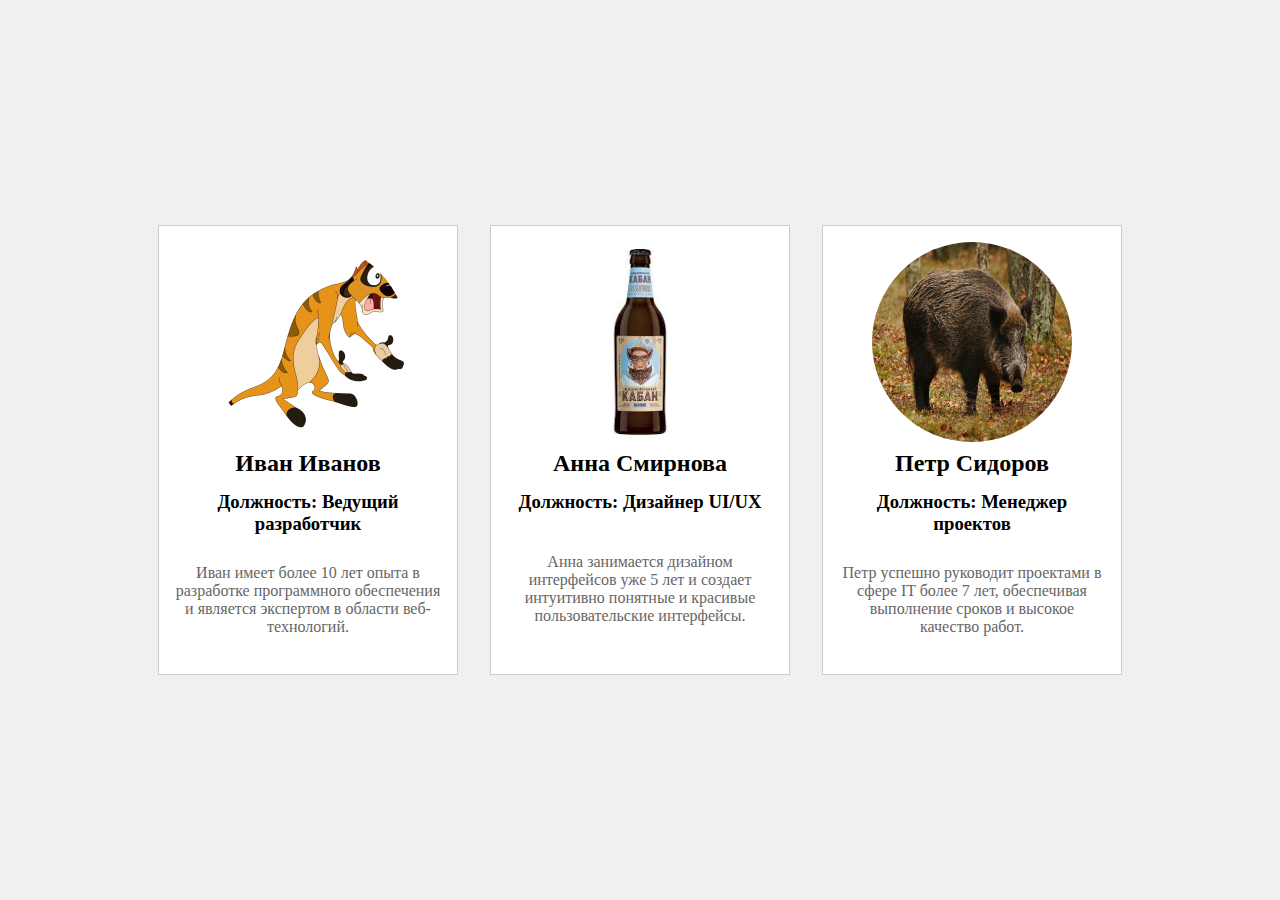
<file: index.html>
<!DOCTYPE html>
<html lang="en">
<head>
    <meta charset="UTF-8">
    <meta name="viewport" content="width=device-width, initial-scale=1.0">
    <title>Document</title>
    <link rel="stylesheet" href="./2342.css">
</head>
<body>

    <div>
        <img src="./1416160054_452602345.png" alt="">
<h2>Иван Иванов</h2>
<h3>Должность: Ведущий разработчик</h3>
<p>Иван имеет более 10 лет опыта в разработке программного обеспечения и является экспертом в области веб-технологий.</p>
    </div>

    <div>
        <img src="./images.jpeg" alt="">
        <h2>Анна Смирнова</h2>
        <h3>Должность: Дизайнер UI/UX</h3>
        <p>Анна занимается дизайном интерфейсов уже 5 лет и создает интуитивно понятные и красивые пользовательские интерфейсы.
        </p>
    </div>

<div>
    <img src="./f6322b0cf78a51ff34f4290237ddae1d.bdf7af88.jpg" alt="">
    <h2>Петр Сидоров</h2>
    <h3>Должность: Менеджер проектов</h3>
    <p>Петр успешно руководит проектами в сфере IT более 7 лет, обеспечивая выполнение сроков и высокое качество работ.</p>

</div>

</body>
</html>
</file>
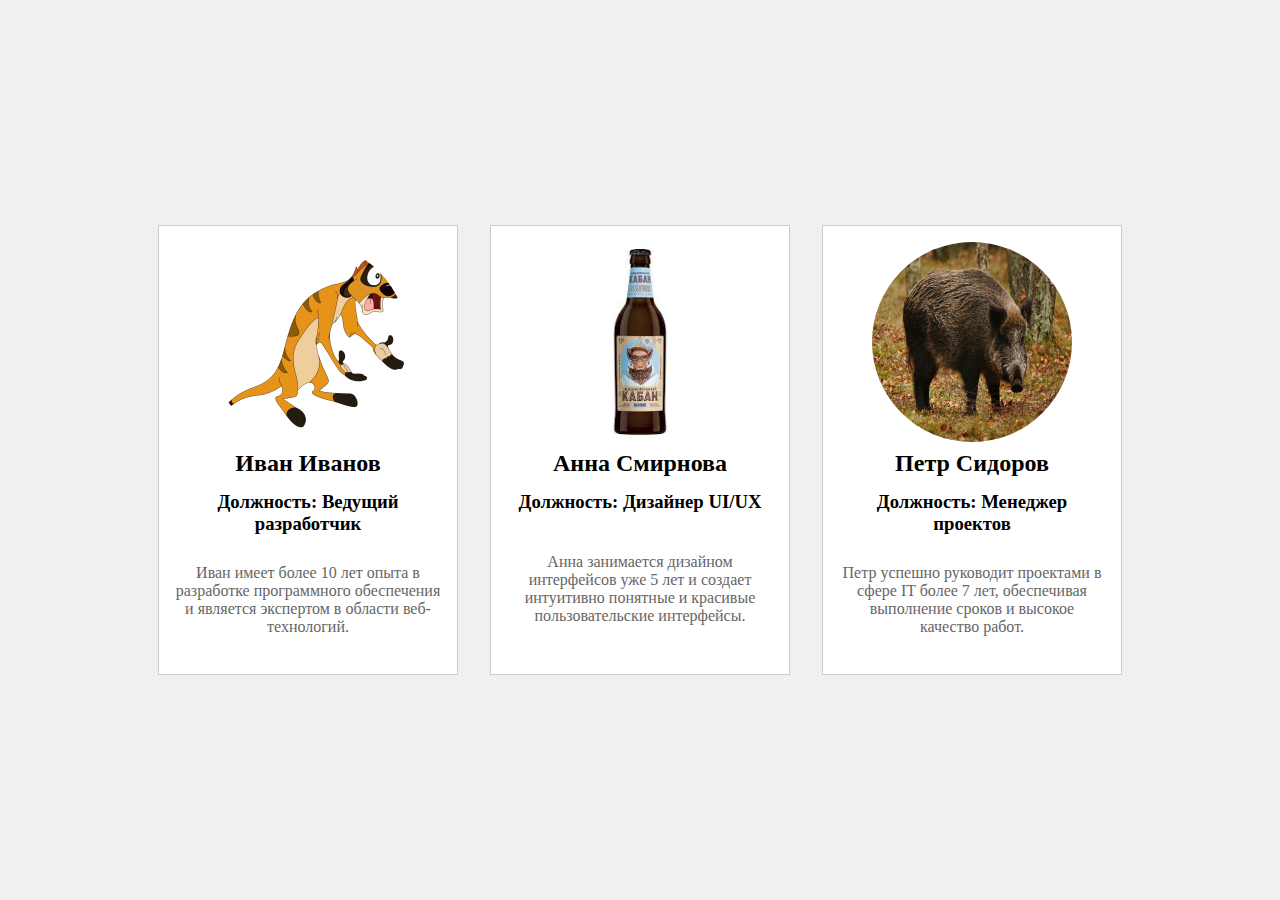
<file: jest.html>
<!DOCTYPE html>
<html lang="en">
<head>
    <meta charset="UTF-8">
    <meta name="viewport" content="width=device-width, initial-scale=1.0">
    <title>Document</title>
    <link rel="stylesheet" href="./2342.css">
</head>
<body>

    <div>
        <img src="./1416160054_452602345.png" alt="">
<h2>Иван Иванов</h2>
<h3>Должность: Ведущий разработчик</h3>
<p>Иван имеет более 10 лет опыта в разработке программного обеспечения и является экспертом в области веб-технологий.</p>
    </div>

    <div>
        <img src="./images.jpeg" alt="">
        <h2>Анна Смирнова</h2>
        <h3>Должность: Дизайнер UI/UX</h3>
        <p>Анна занимается дизайном интерфейсов уже 5 лет и создает интуитивно понятные и красивые пользовательские интерфейсы.
        </p>
    </div>

<div>
    <img src="./f6322b0cf78a51ff34f4290237ddae1d.bdf7af88.jpg" alt="">
    <h2>Петр Сидоров</h2>
    <h3>Должность: Менеджер проектов</h3>
    <p>Петр успешно руководит проектами в сфере IT более 7 лет, обеспечивая выполнение сроков и высокое качество работ.</p>

</div>

</body>
</html>
</file>
<file: 2342.css>
body {
    display: flex;
    justify-content: center;
    align-items: center;
    flex-wrap: wrap;
    height: 100vh;
    background-color: #f0f0f0;
    margin: 0;
  }
  
  div {
    width: 300px;
    height: 450px;
    padding: 16px;
    border: 1px solid #ccc;
    background-color: #fff;
    text-align: center;
    margin: 16px;
    box-sizing: border-box;
    display: flex;
    flex-direction: column;
    justify-content: space-between;
  }
  
  
  img {
    border-radius: 50%;
    width: 200px;
    height: 200px;
    margin: 0 auto;
  }
  
  
  h2 {
    margin: 8px 0;
  }
  
  h3 {
    margin: 6px 0;
  }
  
  p {
    color: #666;
    flex-grow: 1;
    display: flex;
    align-items: center;
    justify-content: center;
  }
</file>
